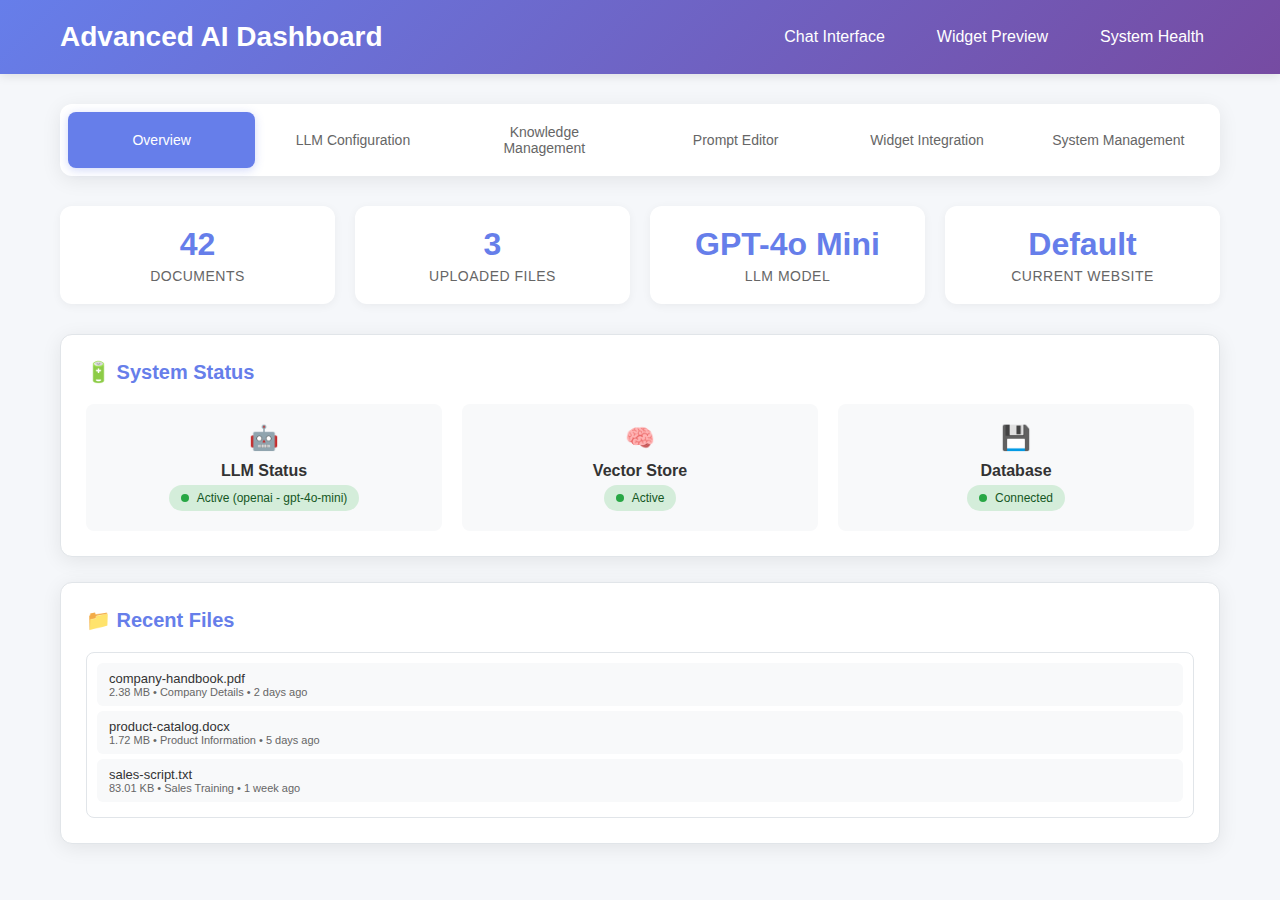
<file: ollama_rag_chatbot/templates/dashboard_v1.html>
<!DOCTYPE html>
<html lang="en">
<head>
    <meta charset="UTF-8">
    <meta name="viewport" content="width=device-width, initial-scale=1.0">
    <title>Advanced AI Dashboard</title>
    <style>
        * {
            margin: 0;
            padding: 0;
            box-sizing: border-box;
        }
        /* Hide all scrollbars but maintain functionality */
        * {
            scrollbar-width: none; /* Firefox */
            -ms-overflow-style: none;  /* IE 10+ */
        }

        *::-webkit-scrollbar {
            display: none; /* Chrome, Safari, Edge */
        }

        /* Ensure body doesn't scroll */
        body {
            overflow: hidden;
            font-family: -apple-system, BlinkMacSystemFont, 'Segoe UI', Roboto, sans-serif;
            background: #f5f7fa;
            color: #333;
        }

        /* Make main container scrollable */
        .container {
            overflow-y: auto;
            height: calc(100vh - 80px);
            margin-top: 0;
        }

        .header {
            background: linear-gradient(135deg, #667eea 0%, #764ba2 100%);
            color: white;
            padding: 20px 0;
            box-shadow: 0 2px 10px rgba(0,0,0,0.1);
        }

        .header-content {
            max-width: 1200px;
            margin: 0 auto;
            padding: 0 20px;
            display: flex;
            justify-content: space-between;
            align-items: center;
        }

        .header h1 {
            font-size: 28px;
            font-weight: 600;
        }

        .nav-links {
            display: flex;
            gap: 20px;
        }

        .nav-links a {
            color: white;
            text-decoration: none;
            padding: 8px 16px;
            border-radius: 8px;
            transition: background 0.2s;
        }

        .nav-links a:hover {
            background: rgba(255,255,255,0.2);
        }

        .container {
            max-width: 1200px;
            margin: 0 auto;
            padding: 30px 20px;
        }

        /* Tab Navigation */
        .tab-navigation {
            display: flex;
            background: white;
            border-radius: 12px;
            padding: 8px;
            margin-bottom: 30px;
            box-shadow: 0 4px 20px rgba(0,0,0,0.08);
            gap: 4px;
            flex-wrap: wrap;
        }

        .tab-button {
            flex: 1;
            padding: 12px 20px;
            border: none;
            border-radius: 8px;
            background: transparent;
            color: #666;
            font-weight: 500;
            font-size: 14px;
            cursor: pointer;
            transition: all 0.2s;
            display: flex;
            align-items: center;
            justify-content: center;
            gap: 8px;
            min-width: 120px;
        }

        .tab-button.active {
            background: #667eea;
            color: white;
            box-shadow: 0 2px 10px rgba(102, 126, 234, 0.3);
        }

        .tab-button:hover:not(.active) {
            background: #f8f9fa;
            color: #333;
        }

        /* Tab Content */
        .tab-content {
            display: none;
        }

        .tab-content.active {
            display: block;
        }

        .card {
            background: white;
            border-radius: 12px;
            padding: 25px;
            box-shadow: 0 4px 20px rgba(0,0,0,0.08);
            border: 1px solid #e1e5e9;
            margin-bottom: 25px;
        }

        .card h2 {
            font-size: 20px;
            font-weight: 600;
            margin-bottom: 20px;
            color: #667eea;
            display: flex;
            align-items: center;
            gap: 10px;
        }

        .dashboard-grid {
            display: grid;
            grid-template-columns: 1fr 1fr;
            gap: 25px;
        }

        .stats-grid {
            display: grid;
            grid-template-columns: repeat(auto-fit, minmax(200px, 1fr));
            gap: 20px;
            margin-bottom: 30px;
        }

        .stat-card {
            background: white;
            padding: 20px;
            border-radius: 12px;
            box-shadow: 0 2px 10px rgba(0,0,0,0.05);
            text-align: center;
        }

        .stat-value {
            font-size: 32px;
            font-weight: 700;
            color: #667eea;
            margin-bottom: 5px;
        }

        .stat-label {
            font-size: 14px;
            color: #666;
            text-transform: uppercase;
            letter-spacing: 0.5px;
        }

        .form-group {
            margin-bottom: 20px;
        }

        .form-group label {
            display: block;
            margin-bottom: 8px;
            font-weight: 500;
            color: #555;
        }

        .form-control {
            width: 100%;
            padding: 12px 16px;
            border: 2px solid #e1e5e9;
            border-radius: 8px;
            font-size: 14px;
            transition: border-color 0.2s;
        }

        .form-control:focus {
            outline: none;
            border-color: #667eea;
        }

        textarea.form-control {
            height: 420px;
            resize: vertical;
            font-family: 'Monaco', 'Menlo', 'Ubuntu Mono', monospace;
        }

        .btn {
            background: #667eea;
            color: white;
            border: none;
            padding: 12px 24px;
            border-radius: 8px;
            font-size: 14px;
            font-weight: 500;
            cursor: pointer;
            transition: all 0.2s;
            display: inline-flex;
            align-items: center;
            gap: 8px;
        }

        .btn:hover {
            background: #5a6fd8;
            transform: translateY(-1px);
        }

        .btn:disabled {
            background: #ccc;
            cursor: not-allowed;
            transform: none;
        }

        .btn-success {
            background: #28a745;
        }

        .btn-success:hover {
            background: #218838;
        }

        .btn-secondary {
            background: #6c757d;
        }

        .btn-secondary:hover {
            background: #5a6268;
        }

        .btn-danger {
            background: #dc3545;
        }

        .btn-danger:hover {
            background: #c82333;
        }

        .alert {
            padding: 12px 16px;
            border-radius: 8px;
            margin-bottom: 20px;
            display: none;
        }

        .alert-success {
            background: #d4edda;
            color: #155724;
            border: 1px solid #c3e6cb;
        }

        .alert-error {
            background: #f8d7da;
            color: #721c24;
            border: 1px solid #f5c6cb;
        }

        .loading {
            display: none;
            text-align: center;
            padding: 20px;
        }

        .spinner {
            width: 20px;
            height: 20px;
            border: 2px solid #f3f3f3;
            border-top: 2px solid #667eea;
            border-radius: 50%;
            animation: spin 1s linear infinite;
            display: inline-block;
            margin-right: 10px;
        }

        @keyframes spin {
            0% { transform: rotate(0deg); }
            100% { transform: rotate(360deg); }
        }

        /* LLM Configuration Styles */
        .website-tabs {
            display: flex;
            gap: 5px;
            flex-wrap: wrap;
            margin-bottom: 15px;
        }

        .website-tab {
            padding: 8px 16px;
            background: #f8f9fa;
            border: 2px solid #e9ecef;
            border-radius: 6px;
            cursor: pointer;
            font-size: 13px;
            transition: all 0.2s;
            white-space: nowrap;
        }

        .website-tab.active {
            background: #667eea;
            color: white;
            border-color: #667eea;
        }

        .provider-tabs {
            display: flex;
            margin-bottom: 20px;
            border-radius: 8px;
            overflow: hidden;
            border: 2px solid #e1e5e9;
        }

        .provider-tab {
            flex: 1;
            padding: 12px 16px;
            background: #f8f9fa;
            border: none;
            cursor: pointer;
            font-weight: 500;
            transition: all 0.2s;
            color: #666;
        }

        .provider-tab.active {
            background: #667eea;
            color: white;
        }

        .provider-config {
            display: none;
        }

        .provider-config.active {
            display: block;
        }

        .config-row {
            display: grid;
            grid-template-columns: 1fr 120px;
            gap: 15px;
            margin-bottom: 15px;
        }

        .status-indicator {
            display: inline-flex;
            align-items: center;
            gap: 8px;
            padding: 6px 12px;
            border-radius: 20px;
            font-size: 12px;
            font-weight: 500;
        }

        .status-active {
            background: #d4edda;
            color: #155724;
        }

        .status-inactive {
            background: #f8d7da;
            color: #721c24;
        }

        .status-dot {
            width: 8px;
            height: 8px;
            border-radius: 50%;
        }

        .status-dot.active {
            background: #28a745;
        }

        .status-dot.inactive {
            background: #dc3545;
        }

        .test-response {
            background: #f8f9fa;
            border: 1px solid #e1e5e9;
            border-radius: 8px;
            padding: 15px;
            margin-top: 15px;
            font-family: 'Monaco', 'Menlo', 'Ubuntu Mono', monospace;
            font-size: 12px;
            max-height: 200px;
            overflow-y: auto;
            display: none;
        }

        /* File Management Styles */
        .category-tabs {
            display: flex;
            gap: 8px;
            margin-bottom: 20px;
            flex-wrap: wrap;
        }

        .category-tab {
            background: #f8f9fa;
            border: 2px solid #e9ecef;
            border-radius: 8px;
            padding: 8px 16px;
            cursor: pointer;
            transition: all 0.2s;
            font-size: 12px;
            text-align: center;
            min-width: 120px;
        }

        .category-tab.active {
            background: white;
            border-color: #667eea;
            color: #667eea;
            font-weight: 600;
        }

        .file-upload {
            border: 2px dashed #ddd;
            border-radius: 8px;
            padding: 30px 20px;
            text-align: center;
            transition: all 0.2s;
        }

        .file-upload.dragover {
            border-color: #667eea;
            background: #f8f9ff;
        }

        .file-upload input[type="file"] {
            display: none;
        }

        .upload-icon {
            font-size: 48px;
            color: #ddd;
            margin-bottom: 15px;
        }

        .file-list {
            max-height: 200px;
            overflow-y: auto;
            border: 1px solid #e1e5e9;
            border-radius: 8px;
            padding: 10px;
        }

        .file-item {
            display: flex;
            justify-content: space-between;
            align-items: center;
            padding: 8px 12px;
            border-radius: 6px;
            margin-bottom: 5px;
            background: #f8f9fa;
        }

        .file-info {
            font-size: 13px;
        }

        .file-name {
            font-weight: 500;
        }

        .file-size {
            color: #666;
            font-size: 11px;
        }

        /* System Management Styles */
        .management-grid {
            display: grid;
            grid-template-columns: repeat(auto-fit, minmax(300px, 1fr));
            gap: 20px;
        }

        .management-item {
            background: #f8f9fa;
            padding: 20px;
            border-radius: 8px;
            border: 1px solid #e1e5e9;
        }

        .management-item h3 {
            color: #667eea;
            margin-bottom: 10px;
            font-size: 18px;
        }

        .management-item p {
            color: #666;
            margin-bottom: 15px;
            font-size: 14px;
        }

        .management-item ul {
            color: #666;
            font-size: 13px;
            margin: 10px 0 20px 20px;
        }

        .management-item ul li {
            margin-bottom: 5px;
        }

        .management-item .btn {
            width: 100%;
            font-weight: 600;
            padding: 12px 20px;
        }

        .prompt-editor {
            height: 300px;
            font-family: 'Monaco', 'Menlo', 'Ubuntu Mono', monospace;
            font-size: 13px;
            line-height: 1.5;
        }

        /* Integration Tab Styles */
        .integration-steps {
            counter-reset: step-counter;
            margin-bottom: 30px;
        }

        .integration-step {
            display: flex;
            margin-bottom: 25px;
            align-items: flex-start;
        }

        .integration-step-number {
            flex-shrink: 0;
            width: 36px;
            height: 36px;
            background: #667eea;
            color: white;
            border-radius: 50%;
            display: flex;
            align-items: center;
            justify-content: center;
            font-weight: bold;
            margin-right: 15px;
            position: relative;
        }

        .integration-step-number:after {
            counter-increment: step-counter;
            content: counter(step-counter);
        }

        .integration-step-content {
            flex: 1;
        }

        .integration-step-content h3 {
            margin-top: 0;
            margin-bottom: 10px;
            color: #333;
        }

        .code-block {
            background: #2d2d2d;
            color: #f8f8f2;
            border-radius: 8px;
            padding: 16px;
            margin: 15px 0;
            overflow-x: auto;
            font-family: 'Monaco', 'Menlo', 'Ubuntu Mono', monospace;
            font-size: 13px;
            line-height: 1.5;
        }

        .code-block code {
            display: block;
        }

        .copy-btn {
            background: #495057;
            color: white;
            border: none;
            padding: 6px 12px;
            border-radius: 4px;
            font-size: 12px;
            cursor: pointer;
            margin-top: 8px;
            display: inline-flex;
            align-items: center;
            gap: 4px;
        }

        .copy-btn:hover {
            background: #343a40;
        }

        .customization-options {
            display: grid;
            grid-template-columns: repeat(auto-fit, minmax(250px, 1fr));
            gap: 20px;
            margin: 20px 0;
        }

        .option-card {
            background: #f8f9fa;
            border: 1px solid #e9ecef;
            border-radius: 8px;
            padding: 15px;
        }

        .option-card h4 {
            margin-top: 0;
            color: #495057;
            border-bottom: 1px solid #dee2e6;
            padding-bottom: 8px;
        }

        .option-card pre {
            background: #e9ecef;
            padding: 10px;
            border-radius: 4px;
            overflow-x: auto;
            font-size: 12px;
        }

        .preview-container {
            border: 1px solid #e1e5e9;
            border-radius: 8px;
            padding: 20px;
            margin: 20px 0;
            background: white;
        }

        .preview-header {
            display: flex;
            justify-content: space-between;
            align-items: center;
            margin-bottom: 15px;
        }

        .preview-actions {
            display: flex;
            gap: 10px;
        }

        .preview-window {
            border: 1px solid #ddd;
            border-radius: 8px;
            height: 400px;
            overflow: hidden;
        }

        .preview-window iframe {
            width: 100%;
            height: 100%;
            border: none;
        }

        .faq-item {
            margin-bottom: 20px;
            border-bottom: 1px solid #e9ecef;
            padding-bottom: 15px;
        }

        .faq-question {
            font-weight: 600;
            margin-bottom: 8px;
            color: #495057;
        }

        .faq-answer {
            color: #6c757d;
        }

        @media (max-width: 768px) {
            .dashboard-grid {
                grid-template-columns: 1fr;
            }
            
            .stats-grid {
                grid-template-columns: repeat(2, 1fr);
            }
            
            .config-row {
                grid-template-columns: 1fr;
            }

            .tab-navigation {
                flex-wrap: wrap;
            }

            .tab-button {
                font-size: 12px;
                padding: 10px 12px;
            }

            .management-grid {
                grid-template-columns: 1fr;
            }
            
            .integration-step {
                flex-direction: column;
            }
            
            .integration-step-number {
                margin-bottom: 10px;
                margin-right: 0;
            }
            
            .customization-options {
                grid-template-columns: 1fr;
            }
        }
    </style>
</head>
<body>
    <div class="header">
        <div class="header-content">
            <h1> Advanced AI Dashboard</h1>
            <div class="nav-links">
                <a href="/">Chat Interface</a>
                <a href="/widget">Widget Preview</a>
                <a href="/health">System Health</a>
            </div>
        </div>
    </div>

    <div class="container">
        <!-- Tab Navigation -->
        <div class="tab-navigation">
            <button class="tab-button active" onclick="switchTab('overview')">
                 Overview
            </button>
            <button class="tab-button" onclick="switchTab('llm')">
                 LLM Configuration
            </button>
            <button class="tab-button" onclick="switchTab('knowledge')">
                 Knowledge Management
            </button>
            <button class="tab-button" onclick="switchTab('prompt')">
                 Prompt Editor
            </button>
            <button class="tab-button" onclick="switchTab('integration')">
                 Widget Integration
            </button>
            <button class="tab-button" onclick="switchTab('system')">
                 System Management
            </button>
        </div>

        <!-- Overview Tab -->
        <div id="overview-tab" class="tab-content active">
            <!-- Statistics Section -->
            <div class="stats-grid" id="statsGrid">
                <div class="stat-card">
                    <div class="stat-value" id="totalDocs">-</div>
                    <div class="stat-label">Documents</div>
                </div>
                <div class="stat-card">
                    <div class="stat-value" id="totalFiles">-</div>
                    <div class="stat-label">Uploaded Files</div>
                </div>
                <div class="stat-card">
                    <div class="stat-value" id="llmModel">-</div>
                    <div class="stat-label">LLM Model</div>
                </div>
                <div class="stat-card">
                    <div class="stat-value" id="currentWebsite">-</div>
                    <div class="stat-label">Current Website</div>
                </div>
            </div>

            <!-- System Status -->
            <div class="card">
                <h2>🔋 System Status</h2>
                <div style="display: grid; grid-template-columns: repeat(auto-fit, minmax(250px, 1fr)); gap: 20px;">
                    <div style="text-align: center; padding: 20px; background: #f8f9fa; border-radius: 8px;">
                        <div style="font-size: 24px; margin-bottom: 10px;">🤖</div>
                        <div style="font-weight: 600; margin-bottom: 5px;">LLM Status</div>
                        <span class="status-indicator" id="systemLLMStatus">
                            <span class="status-dot" id="systemLLMDot"></span>
                            <span id="systemLLMText">Loading...</span>
                        </span>
                    </div>
                    <div style="text-align: center; padding: 20px; background: #f8f9fa; border-radius: 8px;">
                        <div style="font-size: 24px; margin-bottom: 10px;">🧠</div>
                        <div style="font-weight: 600; margin-bottom: 5px;">Vector Store</div>
                        <span class="status-indicator status-active">
                            <span class="status-dot active"></span>
                            Active
                        </span>
                    </div>
                    <div style="text-align: center; padding: 20px; background: #f8f9fa; border-radius: 8px;">
                        <div style="font-size: 24px; margin-bottom: 10px;">💾</div>
                        <div style="font-weight: 600; margin-bottom: 5px;">Database</div>
                        <span class="status-indicator status-active">
                            <span class="status-dot active"></span>
                            Connected
                        </span>
                    </div>
                </div>
            </div>

            <!-- File List -->
            <div class="card">
                <h2>📁 Recent Files</h2>
                <div class="file-list" id="overviewFileList">
                    Loading files...
                </div>
            </div>
        </div>

        <!-- LLM Configuration Tab -->
        <div id="llm-tab" class="tab-content">
            <div class="card">
                <h2>⚙️ LLM Configuration</h2>
                
                <div class="alert alert-success" id="llmSuccess"></div>
                <div class="alert alert-error" id="llmError"></div>

                <!-- Website Selector -->
                <div style="margin-bottom: 20px;">
                    <label>Configure LLM for Website:</label>
                    <div class="website-tabs" id="websiteTabs">
                        <!-- Dynamically populated -->
                    </div>
                </div>

                <!-- Global Configuration -->
                <div style="border: 2px solid #e9ecef; border-radius: 12px; padding: 20px; margin-bottom: 20px;">
                    <h3 style="margin-bottom: 15px; color: #495057;">Global LLM Settings</h3>

                    <div class="provider-tabs">
                        <button class="provider-tab active" id="globalOpenaiTab" onclick="selectGlobalProvider('openai')">
                            OpenAI
                        </button>
                        <button class="provider-tab" id="globalOllamaTab" onclick="selectGlobalProvider('ollama')">
                            Ollama (Local)
                        </button>
                    </div>

                    <!-- OpenAI Configuration -->
                    <div class="provider-config active" id="globalOpenaiConfig">
                        <div class="form-group">
                            <label for="globalOpenaiKey">OpenAI API Key</label>
                            <input type="password" id="globalOpenaiKey" class="form-control" 
                                   placeholder="sk-proj-... (leave empty to keep current)">
                        </div>
                        
                        <div class="config-row">
                            <div class="form-group">
                                <label for="globalOpenaiDefaultModel">Default Model</label>
                                <select id="globalOpenaiDefaultModel" class="form-control">
                                    <option value="gpt-4o-mini">GPT-4o Mini (Recommended)</option>
                                    <option value="gpt-4o">GPT-4o</option>
                                    <option value="gpt-4">GPT-4</option>
                                    <option value="gpt-3.5-turbo">GPT-3.5 Turbo</option>
                                </select>
                            </div>
                            <div class="form-group">
                                <label for="globalProvider">Global Provider</label>
                                <select id="globalProvider" class="form-control">
                                    <option value="openai">OpenAI</option>
                                    <option value="ollama">Ollama</option>
                                </select>
                            </div>
                        </div>
                    </div>

                    <!-- Ollama Configuration -->
                    <div class="provider-config" id="globalOllamaConfig">
                        <div class="config-row">
                            <div class="form-group">
                                <label for="globalOllamaUrl">Ollama Server URL</label>
                                <input type="url" id="globalOllamaUrl" class="form-control" 
                                       value="http://localhost:11434">
                            </div>
                            <div class="form-group">
                                <label for="globalOllamaDefaultModel">Default Model</label>
                                <select id="globalOllamaDefaultModel" class="form-control">
                                    <option value="llama3.1:8b">Llama 3.1 8B</option>
                                    <option value="llama3.1:70b">Llama 3.1 70B</option>
                                    <option value="mistral">Mistral</option>
                                    <option value="codellama">CodeLlama</option>
                                </select>
                            </div>
                        </div>
                    </div>

                    <button class="btn" onclick="saveGlobalConfig()" id="saveGlobalBtn">
                        💾 Save Global Settings
                    </button>
                </div>

                <!-- Website-Specific Override -->
                <div style="border: 2px solid #e9ecef; border-radius: 12px; padding: 20px; margin-bottom: 20px;">
                    <h3 style="margin-bottom: 15px; color: #495057;">Website-Specific Override</h3>
                    <small style="color: #666; margin-bottom: 15px; display: block;">Override global settings for <span id="currentWebsiteName">selected website</span></small>

                    <div class="config-row">
                        <div class="form-group">
                            <label for="websiteProvider">LLM Provider</label>
                            <select id="websiteProvider" class="form-control">
                                <option value="">Use Global Default</option>
                                <option value="openai">OpenAI</option>
                                <option value="ollama">Ollama</option>
                            </select>
                        </div>
                        <div class="form-group">
                            <label for="websiteTemperature">Temperature</label>
                            <input type="number" id="websiteTemperature" class="form-control" 
                                   min="0" max="2" step="0.1" placeholder="Global default">
                        </div>
                    </div>
                    
                    <div class="form-group">
                        <label for="websiteModel">Model</label>
                        <input type="text" id="websiteModel" class="form-control" 
                               placeholder="Leave empty to use provider default">
                    </div>

                    <div style="display: flex; gap: 12px;">
                        <button class="btn" onclick="saveWebsiteConfig()" id="saveWebsiteBtn">
                            💾 Save Website Override
                        </button>
                        <button class="btn btn-secondary" onclick="clearWebsiteConfig()" id="clearWebsiteBtn">
                            🗑️ Clear Override
                        </button>
                    </div>
                </div>

                <!-- Testing Section -->
                <div style="border: 2px solid #e9ecef; border-radius: 12px; padding: 20px;">
                    <div style="display: flex; justify-content: space-between; align-items: center; margin-bottom: 15px;">
                        <h3 style="color: #495057;">LLM Testing</h3>
                        <span class="status-indicator" id="llmStatusIndicator">
                            <span class="status-dot" id="llmStatusDot"></span>
                            <span id="llmStatusText">Loading...</span>
                        </span>
                    </div>

                    <button class="btn btn-success" onclick="testLLM()" id="testLLMBtn">
                        🧪 Test Current Configuration
                    </button>

                    <div class="loading" id="llmLoading">
                        <div class="spinner"></div>
                        Processing LLM request...
                    </div>

                    <div class="test-response" id="testResponse"></div>
                </div>
            </div>
        </div>

        <!-- Knowledge Management Tab -->
        <div id="knowledge-tab" class="tab-content">
            <div class="dashboard-grid">
                <!-- File Upload -->
                <div class="card">
                    <h2>📁 Upload Documents</h2>
                    
                    <div class="alert alert-success" id="uploadSuccess"></div>
                    <div class="alert alert-error" id="uploadError"></div>

                    <!-- Category Selection -->
                    <div class="form-group">
                        <label>Document Category</label>
                        <div class="category-tabs" id="categoryTabs">
                            <!-- Dynamically populated -->
                        </div>
                    </div>
                    
                    <div class="file-upload" id="fileUpload">
                        <div class="upload-icon">📁</div>
                        <p><strong>Drop files here or click to browse</strong></p>
                        <p>Supported: PDF, TXT, DOC, DOCX, CSV (Max 16MB)</p>
                        <input type="file" id="fileInput" multiple accept=".pdf,.txt,.doc,.docx,.csv">
                    </div>
                    
                    <div class="loading" id="uploadLoading">
                        <div class="spinner"></div>
                        Processing file...
                    </div>
                </div>

                <!-- URL Crawling -->
                <div class="card">
                    <h2>🌐 Crawl Websites</h2>
                    
                    <div class="alert alert-success" id="crawlSuccess"></div>
                    <div class="alert alert-error" id="crawlError"></div>
                    
                    <div class="form-group">
                        <label for="urlInput">Website URL</label>
                        <div style="display: flex; gap: 12px; align-items: end;">
                            <input type="url" id="urlInput" class="form-control" placeholder="https://example.com" style="flex: 1;">
                            <input type="number" id="maxPages" class="form-control" value="10" min="1" max="50" 
                                   style="width: 80px;" title="Max pages">
                            <button class="btn" onclick="crawlUrl()" id="crawlBtn">
                                🔍 Crawl
                            </button>
                        </div>
                    </div>

                    <div class="loading" id="crawlLoading">
                        <div class="spinner"></div>
                        Crawling website...
                    </div>

                    <div style="margin-top: 20px;">
                        <p><strong>Tips:</strong></p>
                        <ul style="margin-left: 20px; color: 666; font-size: 14px;">
                            <li>Enter the full URL including https://</li>
                            <li>The system will extract text content from web pages</li>
                            <li>Start with a small number of pages for testing</li>
                        </ul>
                    </div>
                </div>
            </div>

            <!-- Uploaded Files -->
            <div class="card">
                <h2>📂 Uploaded Files</h2>
                <div class="file-list" id="fileList">
                    Loading files...
                </div>
            </div>
        </div>

        <!-- Prompt Editor Tab -->
        <div id="prompt-tab" class="tab-content">
            <div class="card">
                <h2>📝 Edit System Prompt</h2>
                
                <div class="alert alert-success" id="promptSuccess"></div>
                <div class="alert alert-error" id="promptError"></div>
                
                <div class="form-group">
                    <label for="promptEditor">System Prompt Template</label>
                    <textarea id="promptEditor" class="form-control prompt-editor" placeholder="Loading prompt..."></textarea>
                    <small style="color: #666; margin-top: 5px; display: block;">
                        Use {context} for retrieved information and {question} for user input. HTML formatting supported.
                    </small>
                </div>
                
                <div style="display: flex; gap: 12px; flex-wrap: wrap;">
                    <button class="btn" onclick="savePrompt()" id="savePromptBtn">
                        💾 Save Prompt
                    </button>
                    <button class="btn btn-secondary" onclick="resetPrompt()">
                        🔄 Reset to Default
                    </button>
                    <button class="btn btn-success" onclick="testPrompt()">
                        🧪 Test in Chat
                    </button>
                </div>

                <div class="loading" id="promptLoading">
                    <div class="spinner"></div>
                    Updating prompt...
                </div>
            </div>
        </div>

        <!-- Widget Integration Tab -->
        <div id="integration-tab" class="tab-content">
            <div class="card">
                <h2>🔌 Widget Integration</h2>
                <p>Instructions for integrating the AI chat widget into your website.</p>

                <div class="integration-steps">
                    <div class="integration-step">
                        <div class="integration-step-number"></div>
                        <div class="integration-step-content">
                            <h3>Copy the Integration Code</h3>
                            <p>Add this code snippet just before the closing <code>&lt;/body&gt;</code> tag on all pages where you want the widget to appear.</p>
                            <div class="code-block">
                                <code id="integrationSnippet">&lt;script&gt;
    window.aiChatConfig = {
        websiteId: 'your-website-id',
        position: 'bottom-right',
        theme: 'light',
        greeting: 'Hi! How can I help you today?'
    };
    (function() {
        var d = document, s = d.createElement('script');
        s.src = 'https://your-domain.com/widget.js';
        s.async = 1;
        d.getElementsByTagName('head')[0].appendChild(s);
    })();
&lt;/script&gt;</code>
                            </div>
                            <button class="copy-btn" onclick="copySnippet('integrationSnippet')">
                                📋 Copy Code
                            </button>
                        </div>
                    </div>

                    <div class="integration-step">
                        <div class="integration-step-number"></div>
                        <div class="integration-step-content">
                            <h3>Customize the Widget</h3>
                            <p>You can customize the widget's appearance and behavior by modifying the configuration options:</p>
                            
                            <div class="customization-options">
                                <div class="option-card">
                                    <h4>Position Options</h4>
                                    <pre>position: 'bottom-right' // or 'bottom-left'</pre>
                                </div>
                                <div class="option-card">
                                    <h4>Theme Options</h4>
                                    <pre>theme: 'light' // or 'dark'</pre>
                                </div>
                                <div class="option-card">
                                    <h4>Custom Greeting</h4>
                                    <pre>greeting: 'Your custom message'</pre>
                                </div>
                                <div class="option-card">
                                    <h4>Auto-open</h4>
                                    <pre>autoOpen: false // Set to true to open automatically</pre>
                                </div>
                            </div>
                        </div>
                    </div>

                    <div class="integration-step">
                        <div class="integration-step-number"></div>
                        <div class="integration-step-content">
                            <h3>Test the Integration</h3>
                            <p>After adding the code to your website, test that the widget appears and functions correctly.</p>
                            
                            <div class="preview-container">
                                <div class="preview-header">
                                    <h4>Widget Preview</h4>
                                    <div class="preview-actions">
                                        <button class="btn btn-secondary" onclick="refreshPreview()">
                                            🔄 Refresh
                                        </button>
                                        <button class="btn" onclick="openPreview()">
                                            ↗️ Open Full Preview
                                        </button>
                                    </div>
                                </div>
                                <div class="preview-window">
                                    <iframe id="previewFrame" src="about:blank" frameborder="0"></iframe>
                                </div>
                            </div>
                        </div>
                    </div>
                </div>

                <div class="card">
                    <h2>❓ Frequently Asked Questions</h2>
                    
                    <div class="faq-item">
                        <div class="faq-question">Where do I find my website ID?</div>
                        <div class="faq-answer">Your website ID is shown in the Overview tab and can be copied from there. It's automatically generated when you add a website to the system.</div>
                    </div>
                    
                    <div class="faq-item">
                        <div class="faq-question">Can I customize the widget's colors to match my brand?</div>
                        <div class="faq-answer">Yes, advanced customization is available. Contact support for help with custom CSS integration.</div>
                    </div>
                    
                    <div class="faq-item">
                        <div class="faq-question">Does the widget work on mobile devices?</div>
                        <div class="faq-answer">Yes, the widget is fully responsive and works on all modern mobile browsers.</div>
                    </div>
                    
                    <div class="faq-item">
                        <div class="faq-question">How do I track widget performance?</div>
                        <div class="faq-answer">Conversation metrics and widget analytics are available in the Overview and System Health sections.</div>
                    </div>
                    
                    <div class="faq-item">
                        <div class="faq-question">What if I need to remove the widget?</div>
                        <div class="faq-answer">Simply remove the code snippet from your website. The widget will no longer load on subsequent visits.</div>
                    </div>
                </div>

                <div class="card">
                    <h2>🛠️ Advanced Integration</h2>
                    <p>For more complex integration needs, you can use our JavaScript API:</p>
                    
                    <div class="code-block">
                        <code id="apiSnippet">// Programmatically open the chat widget
window.openAIChat();

// Programmatically close the chat widget  
window.closeAIChat();

// Listen for chat events
window.addEventListener('aiChatLoaded', function() {
    console.log('Chat widget loaded');
});

window.addEventListener('aiChatOpened', function() {
    console.log('Chat widget opened');
});

window.addEventListener('aiChatClosed', function() {
    console.log('Chat widget closed');
});</code>
                    </div>
                    <button class="copy-btn" onclick="copySnippet('apiSnippet')">
                        📋 Copy API Examples
                    </button>
                </div>
            </div>
        </div>

        <!-- System Management Tab -->
        <div id="system-tab" class="tab-content">
            <div class="card">
                <h2>🔧 System Management</h2>
                
                <div class="alert alert-success" id="systemSuccess"></div>
                <div class="alert alert-error" id="systemError"></div>
                
                <div class="management-grid">
                    <div class="management-item">
                        <h3>Reset Knowledge Base</h3>
                        <p>Clear all uploaded files and AI knowledge. This will remove:</p>
                        <ul>
                            <li>All uploaded documents</li>
                            <li>Vector database</li>
                            <li>Learned conversations</li>
                            <li>Knowledge base content</li>
                        </ul>
                        <button class="btn btn-danger" onclick="resetKnowledgeBase()" id="resetKnowledgeBtn">
                            🗑️ Reset Knowledge Base
                        </button>
                    </div>
                    
                    <div class="management-item">
                        <h3>Clear Chat Logs</h3>
                        <p>Remove all chat history and conversation logs:</p>
                        <ul>
                            <li>Chat logs database</li>
                            <li>Conversation history</li>
                            <li>User session data</li>
                        </ul>
                        <button class="btn btn-danger" onclick="clearChatLogs()" id="clearLogsBtn">
                            📝 Clear Chat Logs
                        </button>
                    </div>
                    
                    <div class="management-item">
                        <h3>Backup System</h3>
                        <p>Create a backup of all system data:</p>
                        <ul>
                            <li>Vector database</li>
                            <li>Uploaded files</li>
                            <li>Configuration</li>
                            <li>Chat logs</li>
                        </ul>
                        <button class="btn btn-success" onclick="createBackup()" id="backupBtn">
                            💾 Create Backup
                        </button>
                    </div>

                    <div class="management-item">
                        <h3>Refresh Session</h3>
                        <p>Refresh the chat session without deleting data:</p>
                        <ul>
                            <li>Clear user sessions</li>
                            <li>Reset conversation state</li>
                            <li>Preserve all knowledge</li>
                        </ul>
                        <button class="btn btn-secondary" onclick="refreshSession()" id="refreshBtn">
                            🔄 Refresh Session
                        </button>
                    </div>
                    
                    <div class="management-item" style="border: 2px solid #dc3545;">
                        <h3>Full System Reset</h3>
                        <p>⚠️ NUCLEAR OPTION: Reset everything to factory settings:</p>
                        <ul>
                            <li>All files and knowledge</li>
                            <li>All chat logs</li>
                            <li>All user data</li>
                            <li>System configuration</li>
                        </ul>
                        <button class="btn btn-danger" onclick="fullSystemReset()" id="fullResetBtn">
                            💀 Full System Reset
                        </button>
                    </div>

                    <div class="management-item">
                        <h3>System Information</h3>
                        <p>Current system status and statistics:</p>
                        <div id="systemInfo" style="background: #e9ecef; border-radius: 8px; padding: 15px; margin-top: 10px;">
                            <div style="display: grid; grid-template-columns: repeat(auto-fit, minmax(150px, 1fr)); gap: 10px;">
                                <div style="text-align: center;">
                                    <strong id="vectorCount">-</strong>
                                    <div style="font-size: 12px; color: #666;">Vector Documents</div>
                                </div>
                                <div style="text-align: center;">
                                    <strong id="fileCount">-</strong>
                                    <div style="font-size: 12px; color: #666;">Uploaded Files</div>
                                </div>
                                <div style="text-align: center;">
                                    <strong id="chatLogCount">-</strong>
                                    <div style="font-size: 12px; color: #666;">Chat Logs</div>
                                </div>
                                <div style="text-align: center;">
                                    <strong id="backupCount">-</strong>
                                    <div style="font-size: 12px; color: #666;">Backups</div>
                                </div>
                            </div>
                            <div style="margin-top: 15px; padding-top: 15px; border-top: 1px solid #ced4da; text-align: center;">
                                <strong>Website ID:</strong> <span id="websiteIdDisplay">-</span>
                                <button class="copy-btn" onclick="copyWebsiteId()" style="margin-left: 10px;">
                                    📋 Copy ID
                                </button>
                            </div>
                        </div>
                    </div>
                </div>

                <div class="loading" id="systemLoading">
                    <div class="spinner"></div>
                    Processing system operation...
                </div>
            </div>
        </div>
    </div>

    <script>
        // Global variables
        let currentTab = 'overview';
        let currentWebsiteId = 'default';
        let llmConfig = {};
        let websites = {};
        let selectedCategory = 'company_details';
        let categories = {
            'company_details': {
                'name': 'Company Details',
                'description': 'Business information, services, team details, contact info',
                'color': '#007bff'
            },
            'sales_training': {
                'name': 'Sales Training', 
                'description': 'Sales scripts, objection handling, conversation examples',
                'color': '#28a745'
            },
            'product_info': {
                'name': 'Product Information',
                'description': 'Product specs, pricing, features, documentation', 
                'color': '#ffc107'
            },
            'policies_legal': {
                'name': 'Policies & Legal',
                'description': 'Terms of service, privacy policy, legal documents',
                'color': '#dc3545'
            }
        };

        // Initialize dashboard
        document.addEventListener('DOMContentLoaded', function() {
            initializeDashboard();
        });

        async function initializeDashboard() {
            try {
                await loadWebsites();
                await loadLLMConfig();
                loadStats();
                setupFileUpload();
                setupCategoryTabs();
                console.log('✅ Dashboard initialized successfully');
            } catch (error) {
                console.error('Dashboard initialization failed:', error);
            }
        }

        // ===========================
        // TAB MANAGEMENT
        // ===========================

        function switchTab(tabName) {
            // Update tab buttons
            document.querySelectorAll('.tab-button').forEach(btn => btn.classList.remove('active'));
            event.target.classList.add('active');
            
            // Update tab content
            document.querySelectorAll('.tab-content').forEach(content => content.classList.remove('active'));
            document.getElementById(`${tabName}-tab`).classList.add('active');
            
            currentTab = tabName;
            
            // Load tab-specific data
            if (tabName === 'overview') {
                loadStats();
            } else if (tabName === 'prompt') {
                loadPrompt();
            } else if (tabName === 'integration') {
                updateIntegrationSnippet();
            }
        }

        // ===========================
        // WEBSITE MANAGEMENT
        // ===========================

        async function loadWebsites() {
            // Simulate website loading - replace with actual API call if needed
            websites = {
                'default': { name: 'Default', active: true },
                'sourceselect.ca': { name: 'SourceSelect', active: true },
                'example-business.com': { name: 'Example Business', active: false }
            };
            
            updateWebsiteTabs();
            selectWebsite('default');
        }

        function updateWebsiteTabs() {
            const websiteTabs = document.getElementById('websiteTabs');
            if (!websiteTabs) return;
            
            websiteTabs.innerHTML = '';
            
            Object.keys(websites).forEach(websiteId => {
                const website = websites[websiteId];
                const tab = document.createElement('div');
                tab.className = `website-tab ${websiteId === currentWebsiteId ? 'active' : ''}`;
                tab.textContent = website.name;
                tab.onclick = () => selectWebsite(websiteId);
                websiteTabs.appendChild(tab);
            });
        }

        function selectWebsite(websiteId) {
            currentWebsiteId = websiteId;
            
            // Update tab highlighting
            document.querySelectorAll('.website-tab').forEach(tab => {
                tab.classList.remove('active');
            });
            
            // Update displays
            const currentWebsiteName = document.getElementById('currentWebsiteName');
            if (currentWebsiteName) {
                currentWebsiteName.textContent = websites[websiteId]?.name || websiteId;
            }
            
            // Reload configuration for this website
            loadLLMConfig();
            loadStats();
            
            console.log(`Switched to website: ${websiteId}`);
        }

        // ===========================
        // LLM CONFIGURATION MANAGEMENT
        // ===========================

        async function loadLLMConfig() {
            try {
                // Simulate API call - replace with actual API call
                llmConfig = {
                    global_provider: 'openai',
                    openai: {
                        has_api_key: true,
                        default_model: 'gpt-4o-mini'
                    },
                    ollama: {
                        base_url: 'http://localhost:11434',
                        default_model: 'llama3.1:8b'
                    },
                    effective_provider: 'openai',
                    effective_model: 'gpt-4o-mini',
                    website_overrides: {}
                };
                
                populateLLMConfig();
                updateLLMStatus();
            } catch (error) {
                console.error('Failed to load LLM config:', error);
                showAlert('llmError', 'Failed to load LLM configuration');
            }
        }

        function populateLLMConfig() {
            // Global settings
            const globalProvider = document.getElementById('globalProvider');
            if (globalProvider) {
                globalProvider.value = llmConfig.global_provider || 'openai';
            }
            
            if (llmConfig.openai) {
                const openaiModel = document.getElementById('globalOpenaiDefaultModel');
                const ollamaUrl = document.getElementById('globalOllamaUrl');
                const ollamaModel = document.getElementById('globalOllamaDefaultModel');
                
                if (openaiModel) openaiModel.value = llmConfig.openai.default_model || 'gpt-4o-mini';
                if (ollamaUrl) ollamaUrl.value = llmConfig.ollama?.base_url || 'http://localhost:11434';
                if (ollamaModel) ollamaModel.value = llmConfig.ollama?.default_model || 'llama3.1:8b';
            }
            
            // Website-specific overrides
            const websiteOverride = llmConfig.website_overrides?.[currentWebsiteId];
            if (websiteOverride) {
                const websiteProvider = document.getElementById('websiteProvider');
                const websiteModel = document.getElementById('websiteModel');
                const websiteTemp = document.getElementById('websiteTemperature');
                
                if (websiteProvider) websiteProvider.value = websiteOverride.provider || '';
                if (websiteModel) websiteModel.value = websiteOverride.model || '';
                if (websiteTemp) websiteTemp.value = websiteOverride.temperature || '';
            } else {
                const websiteProvider = document.getElementById('websiteProvider');
                const websiteModel = document.getElementById('websiteModel');
                const websiteTemp = document.getElementById('websiteTemperature');
                
                if (websiteProvider) websiteProvider.value = '';
                if (websiteModel) websiteModel.value = '';
                if (websiteTemp) websiteTemp.value = '';
            }
            
            // Update global provider tabs
            selectGlobalProvider(llmConfig.global_provider || 'openai');
        }

        function selectGlobalProvider(provider) {
            // Update tabs
            document.querySelectorAll('.provider-tab').forEach(tab => tab.classList.remove('active'));
            const providerTab = document.getElementById(`global${provider.charAt(0).toUpperCase() + provider.slice(1)}Tab`);
            if (providerTab) providerTab.classList.add('active');
            
            // Show/hide config sections
            document.querySelectorAll('.provider-config').forEach(config => config.classList.remove('active'));
            const configSection = document.getElementById(`global${provider.charAt(0).toUpperCase() + provider.slice(1)}Config`);
            if (configSection) configSection.classList.add('active');
        }

        async function saveGlobalConfig() {
            const saveBtn = document.getElementById('saveGlobalBtn');
            if (!saveBtn) return;
            
            const originalText = saveBtn.textContent;
            
            saveBtn.disabled = true;
            saveBtn.textContent = '💾 Saving...';
            hideAlert('llmSuccess');
            hideAlert('llmError');
            
            try {
                const configData = {
                    config_type: 'global',
                    global_provider: document.getElementById('globalProvider')?.value,
                    openai: {
                        api_key: document.getElementById('globalOpenaiKey')?.value || undefined,
                        default_model: document.getElementById('globalOpenaiDefaultModel')?.value
                    },
                    ollama: {
                        base_url: document.getElementById('globalOllamaUrl')?.value,
                        default_model: document.getElementById('globalOllamaDefaultModel')?.value
                    }
                };
                
                // Simulate API call - replace with actual API call
                await new Promise(resolve => setTimeout(resolve, 1000));
                
                showAlert('llmSuccess', 'Global configuration saved successfully');
                const apiKeyField = document.getElementById('globalOpenaiKey');
                if (apiKeyField) apiKeyField.value = '';
                await loadLLMConfig();
                setTimeout(loadStats, 1000);
                
            } catch (error) {
                showAlert('llmError', `Failed to save configuration: ${error.message}`);
            }
            
            saveBtn.disabled = false;
            saveBtn.textContent = originalText;
        }

        async function saveWebsiteConfig() {
            const saveBtn = document.getElementById('saveWebsiteBtn');
            if (!saveBtn) return;
            
            const originalText = saveBtn.textContent;
            
            saveBtn.disabled = true;
            saveBtn.textContent = '💾 Saving...';
            hideAlert('llmSuccess');
            hideAlert('llmError');
            
            try {
                const configData = {
                    config_type: 'website',
                    website_id: currentWebsiteId,
                    provider: document.getElementById('websiteProvider')?.value || undefined,
                    model: document.getElementById('websiteModel')?.value || undefined,
                    temperature: parseFloat(document.getElementById('websiteTemperature')?.value) || undefined
                };
                
                // Simulate API call - replace with actual API call
                await new Promise(resolve => setTimeout(resolve, 1000));
                
                showAlert('llmSuccess', `Website override saved for ${websites[currentWebsiteId]?.name}`);
                await loadLLMConfig();
                setTimeout(loadStats, 1000);
                
            } catch (error) {
                showAlert('llmError', `Failed to save website config: ${error.message}`);
            }
            
            saveBtn.disabled = false;
            saveBtn.textContent = originalText;
        }

        function clearWebsiteConfig() {
            if (!confirm(`Clear LLM override for ${websites[currentWebsiteId]?.name}?`)) return;
            
            // Clear form fields
            const websiteProvider = document.getElementById('websiteProvider');
            const websiteModel = document.getElementById('websiteModel');
            const websiteTemp = document.getElementById('websiteTemperature');
            
            if (websiteProvider) websiteProvider.value = '';
            if (websiteModel) websiteModel.value = '';
            if (websiteTemp) websiteTemp.value = '';
            
            // Save empty config to remove override
            saveWebsiteConfig();
        }

        async function testLLM() {
            const testBtn = document.getElementById('testLLMBtn');
            const testResponse = document.getElementById('testResponse');
            const llmLoading = document.getElementById('llmLoading');
            
            if (!testBtn) return;
            
            testBtn.disabled = true;
            if (testResponse) testResponse.style.display = 'none';
            if (llmLoading) llmLoading.style.display = 'block';
            hideAlert('llmSuccess');
            hideAlert('llmError');
            
            try {
                // Simulate API call - replace with actual API call
                await new Promise(resolve => setTimeout(resolve, 2000));
                
                const result = {
                    website_id: currentWebsiteId,
                    provider: llmConfig.effective_provider,
                    config: {
                        model: llmConfig.effective_model,
                        temperature: 0.7
                    },
                    response: "Hello! I'm your AI assistant, powered by the configured language model. I'm working correctly and ready to assist your website visitors with their questions. How can I help you today?"
                };
                
                if (testResponse) {
                    testResponse.innerHTML = `
                        <div style="color: #28a745; font-weight: bold; margin-bottom: 10px;">
                            ✅ LLM Test Successful for ${result.website_id}
                        </div>
                        <div style="margin-bottom: 10px;">
                            <strong>Provider:</strong> ${result.provider}<br>
                            <strong>Model:</strong> ${result.config.model}<br>
                            <strong>Temperature:</strong> ${result.config.temperature}
                        </div>
                        <div style="border-top: 1px solid #ddd; padding-top: 10px;">
                            <strong>Response:</strong><br>
                            ${result.response}
                        </div>
                    `;
                    testResponse.style.display = 'block';
                    showAlert('llmSuccess', 'LLM test completed successfully');
                }
                
            } catch (error) {
                showAlert('llmError', `LLM test failed: ${error.message}`);
            }
            
            testBtn.disabled = false;
            if (llmLoading) llmLoading.style.display = 'none';
        }

        function updateLLMStatus() {
            const statusElements = [
                { indicator: 'llmStatusIndicator', dot: 'llmStatusDot', text: 'llmStatusText' },
                { indicator: 'systemLLMStatus', dot: 'systemLLMDot', text: 'systemLLMText' }
            ];
            
            statusElements.forEach(elements => {
                const indicator = document.getElementById(elements.indicator);
                const statusDot = document.getElementById(elements.dot);
                const statusText = document.getElementById(elements.text);
                
                if (!indicator || !statusDot || !statusText) return;
                
                const effectiveProvider = llmConfig.effective_provider;
                const effectiveModel = llmConfig.effective_model;
                
                // Check if we have valid configuration
                const hasValidConfig = (effectiveProvider === 'openai' && llmConfig.openai?.has_api_key) || 
                                    (effectiveProvider === 'ollama') ||
                                    (effectiveProvider && effectiveModel);
                
                if (hasValidConfig) {
                    indicator.className = 'status-indicator status-active';
                    statusDot.className = 'status-dot active';
                    statusText.textContent = `Active (${effectiveProvider} - ${effectiveModel})`;
                } else {
                    indicator.className = 'status-indicator status-inactive';
                    statusDot.className = 'status-dot inactive';
                    statusText.textContent = 'Needs Configuration';
                }
            });
        }

        // ===========================
        // FILE MANAGEMENT
        // ===========================

        function setupCategoryTabs() {
            const categoryTabs = document.getElementById('categoryTabs');
            if (!categoryTabs) return;
            
            categoryTabs.innerHTML = '';
            
            Object.keys(categories).forEach(categoryId => {
                const category = categories[categoryId];
                const tab = document.createElement('div');
                tab.className = `category-tab ${categoryId === selectedCategory ? 'active' : ''}`;
                tab.textContent = category.name;
                tab.onclick = () => selectCategory(categoryId);
                categoryTabs.appendChild(tab);
            });
        }

        function selectCategory(categoryId) {
            selectedCategory = categoryId;
            
            // Update tab highlighting
            document.querySelectorAll('.category-tab').forEach(tab => {
                tab.classList.remove('active');
            });
            event?.target?.classList.add('active');
            
            console.log(`Selected category: ${categoryId}`);
        }

        function setupFileUpload() {
            const fileUpload = document.getElementById('fileUpload');
            const fileInput = document.getElementById('fileInput');

            if (!fileUpload || !fileInput) return;

            fileUpload.addEventListener('click', () => fileInput.click());

            fileUpload.addEventListener('dragover', (e) => {
                e.preventDefault();
                fileUpload.classList.add('dragover');
            });

            fileUpload.addEventListener('dragleave', () => {
                fileUpload.classList.remove('dragover');
            });

            fileUpload.addEventListener('drop', (e) => {
                e.preventDefault();
                fileUpload.classList.remove('dragover');
                handleFileUpload(e.dataTransfer.files);
            });

            fileInput.addEventListener('change', (e) => {
                handleFileUpload(e.target.files);
            });
        }

        async function handleFileUpload(files) {
            const uploadLoading = document.getElementById('uploadLoading');
            const uploadSuccess = document.getElementById('uploadSuccess');
            const uploadError = document.getElementById('uploadError');
            
            if (uploadSuccess) uploadSuccess.style.display = 'none';
            if (uploadError) uploadError.style.display = 'none';
            
            for (let file of files) {
                if (uploadLoading) uploadLoading.style.display = 'block';
                
                try {
                    // Simulate API call - replace with actual API call
                    await new Promise(resolve => setTimeout(resolve, 2000));
                    
                    if (uploadSuccess) {
                        uploadSuccess.textContent = `File "${file.name}" uploaded successfully to ${categories[selectedCategory].name}`;
                        uploadSuccess.style.display = 'block';
                    }
                    setTimeout(loadStats, 1000);
                    
                } catch (error) {
                    if (uploadError) {
                        uploadError.textContent = `Failed to upload ${file.name}: ${error.message}`;
                        uploadError.style.display = 'block';
                    }
                }
            }
            
            if (uploadLoading) uploadLoading.style.display = 'none';
            const fileInput = document.getElementById('fileInput');
            if (fileInput) fileInput.value = '';
        }

        async function crawlUrl() {
            const urlInput = document.getElementById('urlInput');
            const maxPages = document.getElementById('maxPages');
            const crawlBtn = document.getElementById('crawlBtn');
            const crawlLoading = document.getElementById('crawlLoading');
            const crawlSuccess = document.getElementById('crawlSuccess');
            const crawlError = document.getElementById('crawlError');
            
            if (!urlInput) return;
            
            const url = urlInput.value.trim();
            const maxPagesValue = parseInt(maxPages?.value) || 10;
            
            if (!url) {
                if (crawlError) {
                    crawlError.textContent = 'Please enter a valid URL';
                    crawlError.style.display = 'block';
                }
                return;
            }
            
            if (crawlSuccess) crawlSuccess.style.display = 'none';
            if (crawlError) crawlError.style.display = 'none';
            
            if (crawlBtn) crawlBtn.disabled = true;
            if (crawlLoading) crawlLoading.style.display = 'block';
            
            try {
                // Simulate API call - replace with actual API call
                await new Promise(resolve => setTimeout(resolve, 3000));
                
                if (crawlSuccess) {
                    crawlSuccess.textContent = `Successfully crawled ${maxPagesValue} pages from ${url}`;
                    crawlSuccess.style.display = 'block';
                }
                urlInput.value = '';
                setTimeout(loadStats, 1000);
                
            } catch (error) {
                if (crawlError) {
                    crawlError.textContent = `Failed to crawl URL: ${error.message}`;
                    crawlError.style.display = 'block';
                }
            }
            
            if (crawlBtn) crawlBtn.disabled = false;
            if (crawlLoading) crawlLoading.style.display = 'none';
        }

        // ===========================
        // PROMPT MANAGEMENT
        // ===========================

        async function loadPrompt() {
            try {
                // Simulate API call - replace with actual API call
                const result = {
                    prompt: `You are Bob, a real human virtual assistant for SourceSelect.ca.

Your job is to help users with their questions about SourceSelect.ca and its services. Always be polite, helpful, and conversational—just like a friendly and attentive human agent.

INSTRUCTIONS:
- Vary your greetings and responses to avoid sounding repetitive or robotic.
- Reference the user's specific question in your answer.
- Use ONLY the information provided in the "Relevant Info" section below.
- If you don't know the answer or the information isn't available, respond with a polite and varied fallback such as:
  "That's a great question! I don't have the details on that right now, but I can help connect you to the right person."
  or
  "I'm not sure about that, but I can help you get in touch with someone who knows more!"
- Only ask follow-up questions if they make sense and feel natural.
- Respond in HTML format (use <br> for line breaks, <ul><li> for lists, <strong> for emphasis).
- Keep your tone friendly and concise.
- Always finish with a relevant, human-sounding follow-up or offer to help further.

Relevant Info:
{context}

User Question: {question}

Bob's Response:`
                };
                const editor = document.getElementById('promptEditor');
                if (editor) {
                    editor.value = result.prompt || '';
                }
            } catch (error) {
                console.error('Failed to load prompt:', error);
            }
        }

        async function savePrompt() {
            const promptEditor = document.getElementById('promptEditor');
            const savePromptBtn = document.getElementById('savePromptBtn');
            const promptLoading = document.getElementById('promptLoading');
            
            if (!promptEditor || !savePromptBtn) return;
            
            const prompt = promptEditor.value.trim();
            
            if (!prompt) {
                showAlert('promptError', 'Prompt cannot be empty');
                return;
            }
            
            hideAlert('promptSuccess');
            hideAlert('promptError');
            
            savePromptBtn.disabled = true;
            if (promptLoading) promptLoading.style.display = 'block';
            
            try {
                // Simulate API call - replace with actual API call
                await new Promise(resolve => setTimeout(resolve, 1000));
                
                showAlert('promptSuccess', 'Prompt saved successfully');
                setTimeout(() => hideAlert('promptSuccess'), 3000);
                
            } catch (error) {
                showAlert('promptError', `Failed to save prompt: ${error.message}`);
            }
            
            savePromptBtn.disabled = false;
            if (promptLoading) promptLoading.style.display = 'none';
        }

        function resetPrompt() {
            const defaultPrompt = `You are Bob, a real human virtual assistant for SourceSelect.ca.

Your job is to help users with their questions about SourceSelect.ca and its services. Always be polite, helpful, and conversational—just like a friendly and attentive human agent.

INSTRUCTIONS:
- Vary your greetings and responses to avoid sounding repetitive or robotic.
- Reference the user's specific question in your answer.
- Use ONLY the information provided in the "Relevant Info" section below.
- If you don't know the answer or the information isn't available, respond with a polite and varied fallback such as:
  "That's a great question! I don't have the details on that right now, but I can help connect you to the right person."
  or
  "I'm not sure about that, but I can help you get in touch with someone who knows more!"
- Only ask follow-up questions if they make sense and feel natural.
- Respond in HTML format (use <br> for line breaks, <ul><li> for lists, <strong> for emphasis).
- Keep your tone friendly and concise.
- Always finish with a relevant, human-sounding follow-up or offer to help further.

Relevant Info:
{context}

User Question: {question}

Bob's Response:`;
            
            const promptEditor = document.getElementById('promptEditor');
            if (promptEditor) {
                promptEditor.value = defaultPrompt;
            }
        }

        function testPrompt() {
            window.open('/', '_blank');
        }

        // ===========================
        // INTEGRATION TAB FUNCTIONS
        // ===========================

        function updateIntegrationSnippet() {
            const snippetElement = document.getElementById('integrationSnippet');
            if (snippetElement) {
                const websiteName = websites[currentWebsiteId]?.name || currentWebsiteId;
                snippetElement.textContent = `<script>
    window.aiChatConfig = {
        websiteId: '${currentWebsiteId}', // ${websiteName}
        position: 'bottom-right',
        theme: 'light',
        greeting: 'Hi! How can I help you today?'
    };
    (function() {
        var d = document, s = d.createElement('script');
        s.src = 'https://your-domain.com/widget.js';
        s.async = 1;
        d.getElementsByTagName('head')[0].appendChild(s);
    })();
<\/script>`;
            }
        }

        function copySnippet(elementId) {
            const element = document.getElementById(elementId);
            const text = element.textContent || element.innerText;
            
            navigator.clipboard.writeText(text).then(() => {
                // Show temporary success message
                const button = event.target;
                const originalText = button.innerHTML;
                button.innerHTML = '✅ Copied!';
                
                setTimeout(() => {
                    button.innerHTML = originalText;
                }, 2000);
            }).catch(err => {
                console.error('Failed to copy: ', err);
                alert('Failed to copy text. Please try again.');
            });
        }

        function refreshPreview() {
            const iframe = document.getElementById('previewFrame');
            // In a real implementation, this would point to your widget preview endpoint
            iframe.src = 'about:blank';
            setTimeout(() => {
                iframe.src = '/widget-preview';
            }, 100);
        }

        function openPreview() {
            window.open('/widget-preview', '_blank');
        }

        function copyWebsiteId() {
            navigator.clipboard.writeText(currentWebsiteId).then(() => {
                // Show temporary success message
                const button = event.target;
                const originalText = button.innerHTML;
                button.innerHTML = '✅ Copied!';
                
                setTimeout(() => {
                    button.innerHTML = originalText;
                }, 2000);
            }).catch(err => {
                console.error('Failed to copy: ', err);
                alert('Failed to copy website ID. Please try again.');
            });
        }

        // ===========================
        // SYSTEM MANAGEMENT
        // ===========================

        async function resetKnowledgeBase() {
            if (!confirm("⚠️ This will delete ALL uploaded files and AI knowledge. Continue?")) return;
            if (!confirm("🚨 FINAL WARNING: This action cannot be undone! Proceed?")) return;
            
            const confirmText = prompt("Type 'RESET KNOWLEDGE' to confirm this action:");
            if (confirmText !== "RESET KNOWLEDGE") {
                alert("Reset cancelled - confirmation phrase did not match.");
                return;
            }

            const resetBtn = document.getElementById('resetKnowledgeBtn');
            const systemLoading = document.getElementById('systemLoading');
            
            if (resetBtn) {
                resetBtn.innerHTML = '⏳ Resetting Knowledge...';
                resetBtn.disabled = true;
            }
            if (systemLoading) systemLoading.style.display = 'block';
            
            try {
                // Simulate API call - replace with actual API call
                await new Promise(resolve => setTimeout(resolve, 3000));
                
                showAlert('systemSuccess', 'Knowledge base reset successfully');
                setTimeout(loadStats, 1000);
                
            } catch (error) {
                showAlert('systemError', 'Failed to reset knowledge base: ' + error.message);
            } finally {
                if (resetBtn) {
                    resetBtn.innerHTML = '🗑️ Reset Knowledge Base';
                    resetBtn.disabled = false;
                }
                if (systemLoading) systemLoading.style.display = 'none';
            }
        }

        async function clearChatLogs() {
            if (!confirm("⚠️ This will delete ALL chat logs and conversation history. Continue?")) return;
            
            const clearBtn = document.getElementById('clearLogsBtn');
            const systemLoading = document.getElementById('systemLoading');
            
            if (clearBtn) {
                clearBtn.innerHTML = '⏳ Clearing Logs...';
                clearBtn.disabled = true;
            }
            if (systemLoading) systemLoading.style.display = 'block';
            
            try {
                // Simulate API call - replace with actual API call
                await new Promise(resolve => setTimeout(resolve, 2000));
                
                showAlert('systemSuccess', 'Chat logs cleared successfully');
                
            } catch (error) {
                showAlert('systemError', 'Failed to clear logs: ' + error.message);
            } finally {
                if (clearBtn) {
                    clearBtn.innerHTML = '📝 Clear Chat Logs';
                    clearBtn.disabled = false;
                }
                if (systemLoading) systemLoading.style.display = 'none';
            }
        }

        async function createBackup() {
            const backupBtn = document.getElementById('backupBtn');
            const systemLoading = document.getElementById('systemLoading');
            
            if (backupBtn) {
                backupBtn.innerHTML = '⏳ Creating Backup...';
                backupBtn.disabled = true;
            }
            if (systemLoading) systemLoading.style.display = 'block';
            
            try {
                // Simulate API call - replace with actual API call
                await new Promise(resolve => setTimeout(resolve, 3000));
                
                showAlert('systemSuccess', `Backup created successfully at /backups/backup-${new Date().toISOString().slice(0, 10)}.zip`);
                
            } catch (error) {
                showAlert('systemError', 'Failed to create backup: ' + error.message);
            } finally {
                if (backupBtn) {
                    backupBtn.innerHTML = '💾 Create Backup';
                    backupBtn.disabled = false;
                }
                if (systemLoading) systemLoading.style.display = 'none';
            }
        }

        async function refreshSession() {
            const refreshBtn = document.getElementById('refreshBtn');
            
            if (refreshBtn) {
                refreshBtn.innerHTML = '⏳ Refreshing...';
                refreshBtn.disabled = true;
            }
            
            try {
                // Simulate API call - replace with actual API call
                await new Promise(resolve => setTimeout(resolve, 1000));
                
                showAlert('systemSuccess', 'Session refreshed successfully');
                
            } catch (error) {
                showAlert('systemError', 'Failed to refresh session: ' + error.message);
            } finally {
                if (refreshBtn) {
                    refreshBtn.innerHTML = '🔄 Refresh Session';
                    refreshBtn.disabled = false;
                }
            }
        }

        async function fullSystemReset() {
            if (!confirm("💀 NUCLEAR OPTION: This will delete EVERYTHING. Continue?")) return;
            if (!confirm("🚨 ABSOLUTE FINAL WARNING: ALL DATA WILL BE LOST! Proceed?")) return;
            
            const confirmText = prompt("Type 'RESET EVERYTHING' to confirm this action:");
            if (confirmText !== "RESET EVERYTHING") {
                alert("Reset cancelled - confirmation phrase did not match.");
                return;
            }

            const resetBtn = document.getElementById('fullResetBtn');
            const systemLoading = document.getElementById('systemLoading');
            
            if (resetBtn) {
                resetBtn.innerHTML = '⏳ Resetting Everything...';
                resetBtn.disabled = true;
            }
            if (systemLoading) systemLoading.style.display = 'block';
            
            try {
                // Simulate API calls - replace with actual API calls
                await new Promise(resolve => setTimeout(resolve, 4000));
                
                showAlert('systemSuccess', 'Full system reset completed successfully!');
                setTimeout(() => {
                    loadStats();
                    loadPrompt();
                }, 2000);
                
            } catch (error) {
                showAlert('systemError', 'Failed to perform full reset: ' + error.message);
            } finally {
                if (resetBtn) {
                    resetBtn.innerHTML = '💀 Full System Reset';
                    resetBtn.disabled = false;
                }
                if (systemLoading) systemLoading.style.display = 'none';
            }
        }

        // ===========================
        // STATISTICS AND UTILITIES
        // ===========================

        async function loadStats() {
            try {
                // Simulate API call - replace with actual API call
                const stats = {
                    total_documents: 42,
                    uploaded_files: [
                        { name: 'company-handbook.pdf', size: 2500000, category: 'Company Details', modified: '2 days ago' },
                        { name: 'product-catalog.docx', size: 1800000, category: 'Product Information', modified: '5 days ago' },
                        { name: 'sales-script.txt', size: 85000, category: 'Sales Training', modified: '1 week ago' }
                    ],
                    llm_model: 'GPT-4o Mini',
                    chat_logs: 128,
                    backups: 3
                };
                
                // Update overview stats
                const totalDocs = document.getElementById('totalDocs');
                const totalFiles = document.getElementById('totalFiles');
                const llmModel = document.getElementById('llmModel');
                const currentWebsite = document.getElementById('currentWebsite');
                
                if (totalDocs) totalDocs.textContent = stats.total_documents || 0;
                if (totalFiles) totalFiles.textContent = stats.uploaded_files?.length || 0;
                if (llmModel) llmModel.textContent = stats.llm_model || 'Unknown';
                if (currentWebsite) currentWebsite.textContent = websites[currentWebsiteId]?.name || currentWebsiteId;
                
                // Update system management stats
                const vectorCount = document.getElementById('vectorCount');
                const fileCount = document.getElementById('fileCount');
                const chatLogCount = document.getElementById('chatLogCount');
                const backupCount = document.getElementById('backupCount');
                const websiteIdDisplay = document.getElementById('websiteIdDisplay');
                
                if (vectorCount) vectorCount.textContent = stats.total_documents || 0;
                if (fileCount) fileCount.textContent = stats.uploaded_files?.length || 0;
                if (chatLogCount) chatLogCount.textContent = stats.chat_logs || 0;
                if (backupCount) backupCount.textContent = stats.backups || 0;
                if (websiteIdDisplay) websiteIdDisplay.textContent = currentWebsiteId;
                
                updateFileList(stats.uploaded_files || []);
            } catch (error) {
                console.error('Failed to load stats:', error);
            }
        }

        function updateFileList(files) {
            const fileLists = ['fileList', 'overviewFileList'];
            
            fileLists.forEach(listId => {
                const fileList = document.getElementById(listId);
                if (!fileList) return;
                
                if (files.length === 0) {
                    fileList.innerHTML = '<p style="text-align: center; color: #666; padding: 20px;">No files uploaded yet</p>';
                    return;
                }
                
                fileList.innerHTML = files.map(file => `
                    <div class="file-item">
                        <div class="file-info">
                            <div class="file-name">${file.name}</div>
                            <div class="file-size">${formatFileSize(file.size)} • ${file.category || 'Unknown'} • ${file.modified}</div>
                        </div>
                    </div>
                `).join('');
            });
        }

        function formatFileSize(bytes) {
            if (bytes === 0) return '0 Bytes';
            const k = 1024;
            const sizes = ['Bytes', 'KB', 'MB', 'GB'];
            const i = Math.floor(Math.log(bytes) / Math.log(k));
            return parseFloat((bytes / Math.pow(k, i)).toFixed(2)) + ' ' + sizes[i];
        }

        function showAlert(alertId, message) {
            const alertElement = document.getElementById(alertId);
            if (alertElement) {
                alertElement.textContent = message;
                alertElement.style.display = 'block';
            }
        }

        function hideAlert(alertId) {
            const alertElement = document.getElementById(alertId);
            if (alertElement) {
                alertElement.style.display = 'none';
            }
        }

        // Auto-refresh stats every 30 seconds
        setInterval(loadStats, 30000);

        // Keyboard shortcuts
        document.addEventListener('keydown', function(e) {
            if (e.ctrlKey && e.key === 's') {
                e.preventDefault();
                if (currentTab === 'prompt') {
                    savePrompt();
                }
            }
        });
    </script>
</body>
</html>
</file>
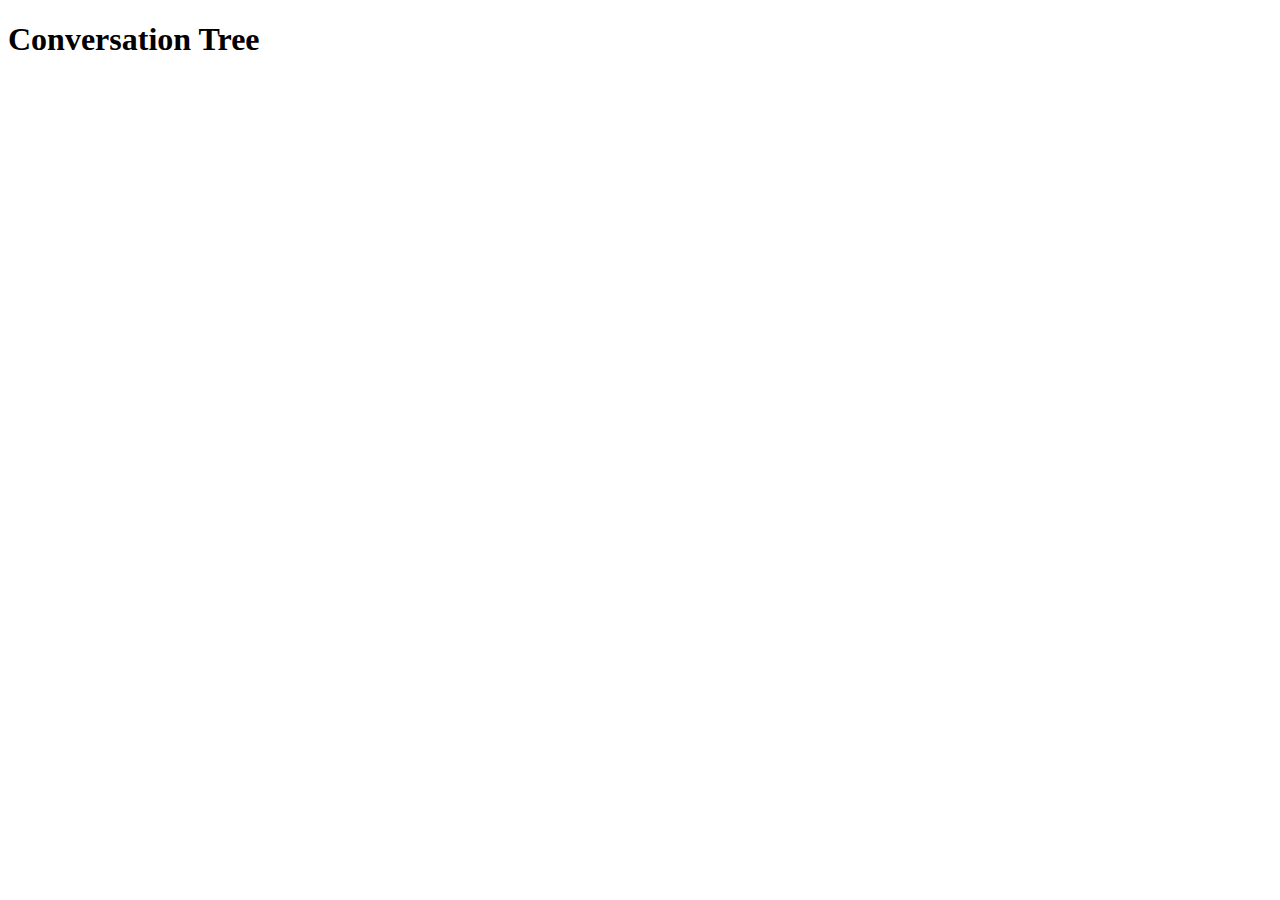
<file: ollama_rag_chatbot/templates/tree_diagram.html>
<!DOCTYPE html>
<html lang="en">
<head>
    <meta charset="UTF-8">
    <meta name="viewport" content="width=device-width, initial-scale=1.0">
    <title>Conversation Tree</title>
    <style>
        #chartdiv {
            width: 100%;
            height: 80vh;
        }
    </style>
    <script src="https://cdn.amcharts.com/lib/5/index.js"></script>
    <script src="https://cdn.amcharts.com/lib/5/hierarchy.js"></script>
    <script src="https://cdn.amcharts.com/lib/5/themes/Animated.js"></script>
</head>
<body>

    <h1>Conversation Tree</h1>

    <div id="chartdiv"></div>

 <script>
    am5.ready(function() {
        // Create root element
        var root = am5.Root.new("chartdiv");

        // Set themes
        root.setThemes([
            am5themes_Animated.new(root)
        ]);

        var zoomableContainer = root.container.children.push(
            am5.ZoomableContainer.new(root, {
                width: am5.p100,
                height: am5.p100,
                wheelable: true,
                pinchZoom: true
            })
        );

        var zoomTools = zoomableContainer.children.push(am5.ZoomTools.new(root, {
            target: zoomableContainer
        }));

        // Create series
        var series = zoomableContainer.contents.children.push(am5hierarchy.Tree.new(root, {
            singleBranchOnly: true,
            downDepth: 10,
            initialDepth: 10,
            valueField: "value",
            categoryField: "name",
            childDataField: "children"
        }));

        series.labels.template.set("minScale", 0);

        // Prepare data for the tree
        var groupedData = {{ grouped_by_topic | tojson | safe }};
        
        // Recursively format data for AmCharts
        function formatNode(node) {
            return {
                name: node.message,
                children: node.children ? node.children.map(formatNode) : [],
                value: node.sales_flag ? 1 : 0
            };
        }

        function formatTopicNode(topic, convoMap) {
            let topicNode = {
                name: topic,
                children: []
            };

            // Check the structure of convoMap[convoId]
            for (let convoId in convoMap) {
                let convoNode = {
                    name: "Convo ID: " + convoId,
                    children: []
                };

                console.log("Checking convoMap for", convoId, ":", convoMap[convoId]);

                // Ensure that convoMap[convoId] is an array before using forEach
                if (Array.isArray(convoMap[convoId])) {
                    convoMap[convoId].forEach(function(node) {
                        convoNode.children.push(formatNode(node));
                    });
                } else {
                    console.warn("Expected an array but got", typeof convoMap[convoId], convoMap[convoId]);
                }

                topicNode.children.push(convoNode);
            }

            return topicNode;
        }

        // Format the root node (topics) and set the data
        let formattedData = [];
        for (let topic in groupedData) {
            formattedData.push(formatTopicNode(topic, groupedData[topic]));
        }

        // Set the tree data
        series.data.setAll(formattedData);
        series.circles.template.setAll({
            fillOpacity: 0.7,
            strokeWidth: 1,
            strokeOpacity: 1
        });
        // Animate tree
        series.appear(1000, 100);

    }); 
</script>

</body>
</html>
</file>
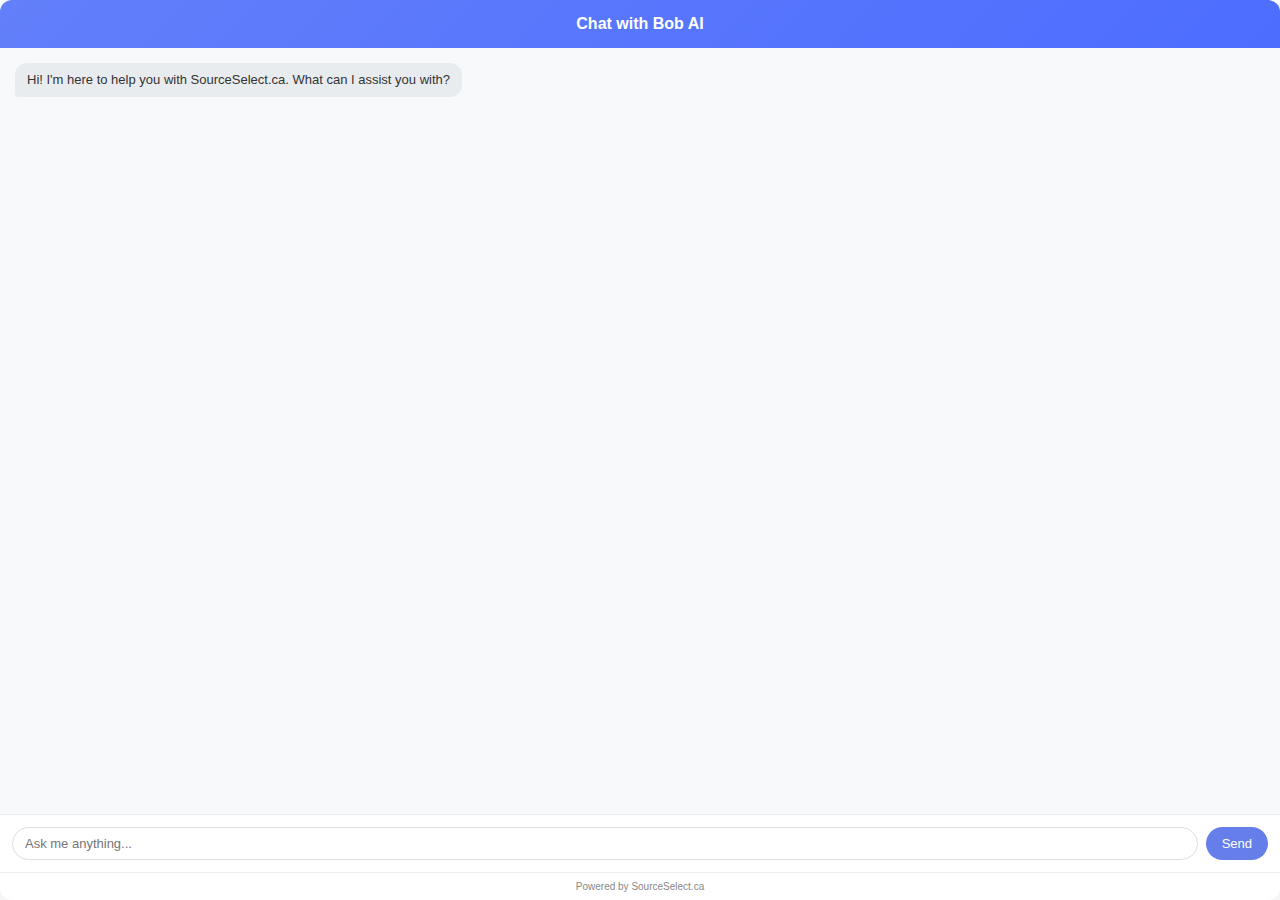
<file: ollama_rag_chatbot/templates/widget.html>
<!DOCTYPE html>
<html lang="en">
<head>
    <meta charset="UTF-8">
    <meta name="viewport" content="width=device-width, initial-scale=1.0">
    <title>Bob AI Widget</title>
    <style>
        * {
            margin: 0;
            padding: 0;
            box-sizing: border-box;
        }

        body {
            font-family: -apple-system, BlinkMacSystemFont, 'Segoe UI', Roboto, sans-serif;
            background: transparent;
            height: 100vh;
        }

        .widget-container {
            width: 100%;
            height: 100%;
            background: white;
            border-radius: 12px;
            box-shadow: 0 8px 32px rgba(0, 0, 0, 0.1);
            display: flex;
            flex-direction: column;
            overflow: hidden;
        }

        .widget-header {
            background: linear-gradient(135deg, #637ffa 0%, #4d6dff 100%);
            color: white;
            padding: 15px;
            text-align: center;
            font-size: 16px;
            font-weight: 600;
        }

        .widget-messages {
            flex: 1;
            padding: 15px;
            overflow-y: auto;
            background: #f8f9fa;
            max-height: 100%;
        }

        .message {
            margin-bottom: 12px;
            display: flex;
            align-items: flex-start;
        }

        .message.user {
            justify-content: flex-end;
        }

        .message-content {
            max-width: 80%;
            padding: 8px 12px;
            border-radius: 12px;
            font-size: 13px;
            line-height: 1.4;
            word-wrap: break-word;
        }

        .message.bot .message-content {
            background: #e9ecef;
            color: #333;
            border-bottom-left-radius: 3px;
        }

        .message.user .message-content {
            background: #667eea;
            color: white;
            border-bottom-right-radius: 3px;
        }

        .widget-input {
            display: flex;
            padding: 12px;
            background: white;
            border-top: 1px solid #eee;
            gap: 8px;
        }

        #widgetMessageInput {
            flex: 1;
            padding: 8px 12px;
            border: 1px solid #ddd;
            border-radius: 18px;
            font-size: 13px;
            outline: none;
        }

        #widgetMessageInput:focus {
            border-color: #667eea;
        }

        #widgetSendBtn {
            background: #667eea;
            color: white;
            border: none;
            padding: 8px 16px;
            border-radius: 18px;
            font-size: 13px;
            cursor: pointer;
            transition: background 0.2s;
        }

        #widgetSendBtn:hover {
            background: #5a6fd8;
        }

        #widgetSendBtn:disabled {
            background: #ccc;
            cursor: not-allowed;
        }

        .typing-indicator {
            display: none;
            align-items: center;
            gap: 6px;
            padding: 8px 12px;
            background: #e9ecef;
            border-radius: 12px;
            border-bottom-left-radius: 3px;
            max-width: 80%;
            margin-bottom: 12px;
            font-size: 12px;
        }

        .typing-dots {
            display: flex;
            gap: 3px;
        }

        .typing-dot {
            width: 4px;
            height: 4px;
            border-radius: 50%;
            background: #666;
            animation: typing 1.4s infinite;
        }

        .typing-dot:nth-child(2) { animation-delay: 0.2s; }
        .typing-dot:nth-child(3) { animation-delay: 0.4s; }

        @keyframes typing {
            0%, 60%, 100% { transform: translateY(0); }
            30% { transform: translateY(-3px); }
        }

        .powered-by {
            text-align: center;
            padding: 8px;
            font-size: 10px;
            color: #888;
            border-top: 1px solid #eee;
        }
    </style>
</head>
<body>
    <div class="widget-container">
        <div class="widget-header">
            Chat with Bob AI
        </div>
        
        <div class="widget-messages" id="widgetMessages">
            <div class="message bot">
                <div class="message-content">
                    Hi! I'm here to help you with SourceSelect.ca. What can I assist you with?
                </div>
            </div>
        </div>

        <div class="typing-indicator" id="widgetTypingIndicator">
            <span>Typing</span>
            <div class="typing-dots">
                <div class="typing-dot"></div>
                <div class="typing-dot"></div>
                <div class="typing-dot"></div>
            </div>
        </div>

        <div class="widget-input">
            <input type="text" id="widgetMessageInput" placeholder="Ask me anything..." maxlength="300">
            <button id="widgetSendBtn" onclick="sendWidgetMessage()">Send</button>
        </div>

        <div class="powered-by">
            Powered by SourceSelect.ca
        </div>
    </div>

    <script>
        const widgetMessages = document.getElementById('widgetMessages');
        const widgetMessageInput = document.getElementById('widgetMessageInput');
        const widgetSendBtn = document.getElementById('widgetSendBtn');
        const widgetTypingIndicator = document.getElementById('widgetTypingIndicator');

        // Generate random user ID for session
        const widgetUserId = 'widget_' + Math.random().toString(36).substr(2, 9);
        const widgetUserName = 'Website Visitor';

        widgetMessageInput.addEventListener('keypress', function(e) {
            if (e.key === 'Enter') {
                sendWidgetMessage();
            }
        });

        function addWidgetMessage(content, isUser = false) {
            const messageDiv = document.createElement('div');
            messageDiv.className = `message ${isUser ? 'user' : 'bot'}`;
            
            const contentDiv = document.createElement('div');
            contentDiv.className = 'message-content';
            contentDiv.innerHTML = content;
            
            messageDiv.appendChild(contentDiv);
            widgetMessages.appendChild(messageDiv);
            
            // Scroll to bottom
            widgetMessages.scrollTop = widgetMessages.scrollHeight;
        }

        function showWidgetTyping() {
            widgetTypingIndicator.style.display = 'flex';
            widgetMessages.appendChild(widgetTypingIndicator);
            widgetMessages.scrollTop = widgetMessages.scrollHeight;
        }

        function hideWidgetTyping() {
            widgetTypingIndicator.style.display = 'none';
            if (widgetTypingIndicator.parentNode) {
                widgetTypingIndicator.parentNode.removeChild(widgetTypingIndicator);
            }
        }

        async function sendWidgetMessage() {
            const message = widgetMessageInput.value.trim();
            if (!message) return;

            // Disable input
            widgetMessageInput.disabled = true;
            widgetSendBtn.disabled = true;
            
            // Add user message
            addWidgetMessage(message, true);
            widgetMessageInput.value = '';

            // Show typing indicator
            showWidgetTyping();

            try {
                const response = await fetch('/chat', {
                    method: 'POST',
                    headers: {
                        'Content-Type': 'application/json',
                    },
                    body: JSON.stringify({
                        message: message,
                        user_id: widgetUserId,
                        name: widgetUserName
                    })
                });

                const data = await response.json();
                
                // Hide typing indicator
                hideWidgetTyping();
                
                if (data.response) {
                    addWidgetMessage(data.response);
                } else {
                    addWidgetMessage('Sorry, I encountered an error. Please try again.');
                }
            } catch (error) {
                hideWidgetTyping();
                addWidgetMessage('Connection error. Please try again.');
                console.error('Widget error:', error);
            }

            // Re-enable input
            widgetMessageInput.disabled = false;
            widgetSendBtn.disabled = false;
            widgetMessageInput.focus();
        }
    </script>
</body>
</html>
</file>
